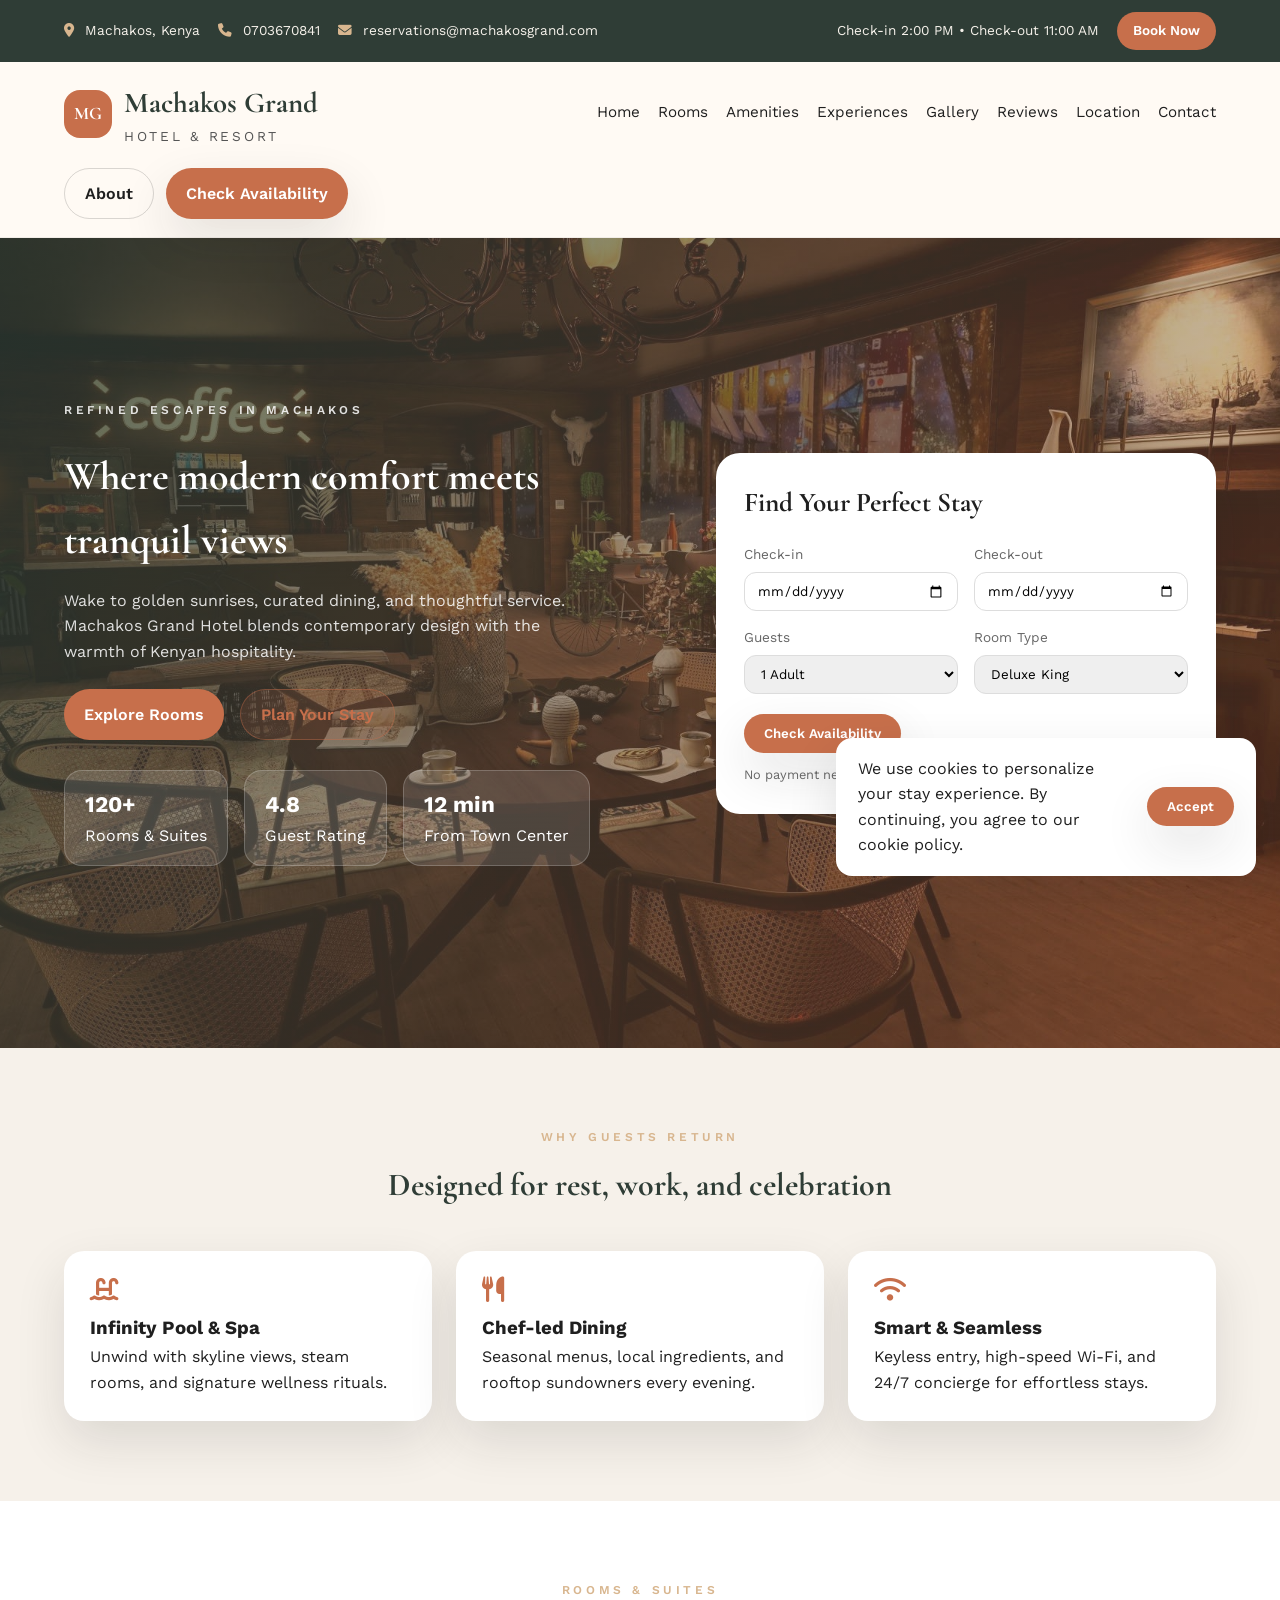
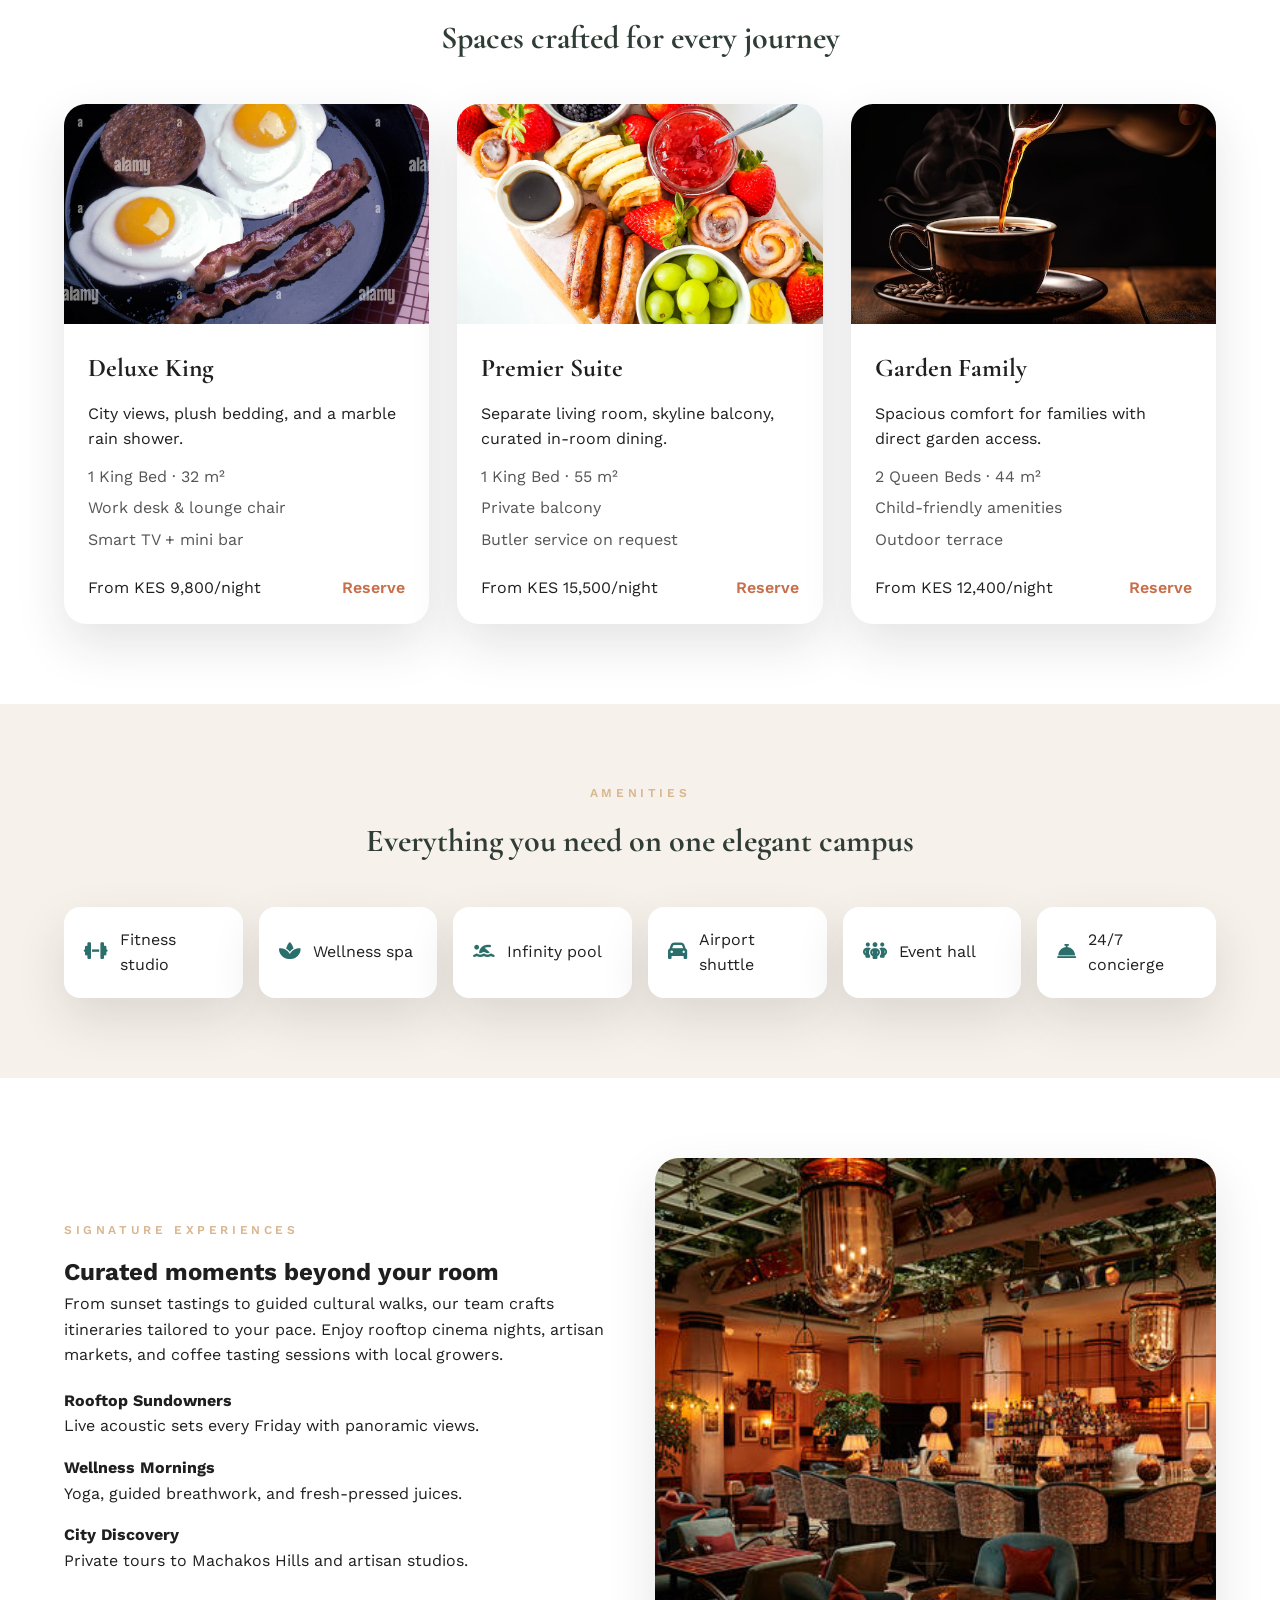
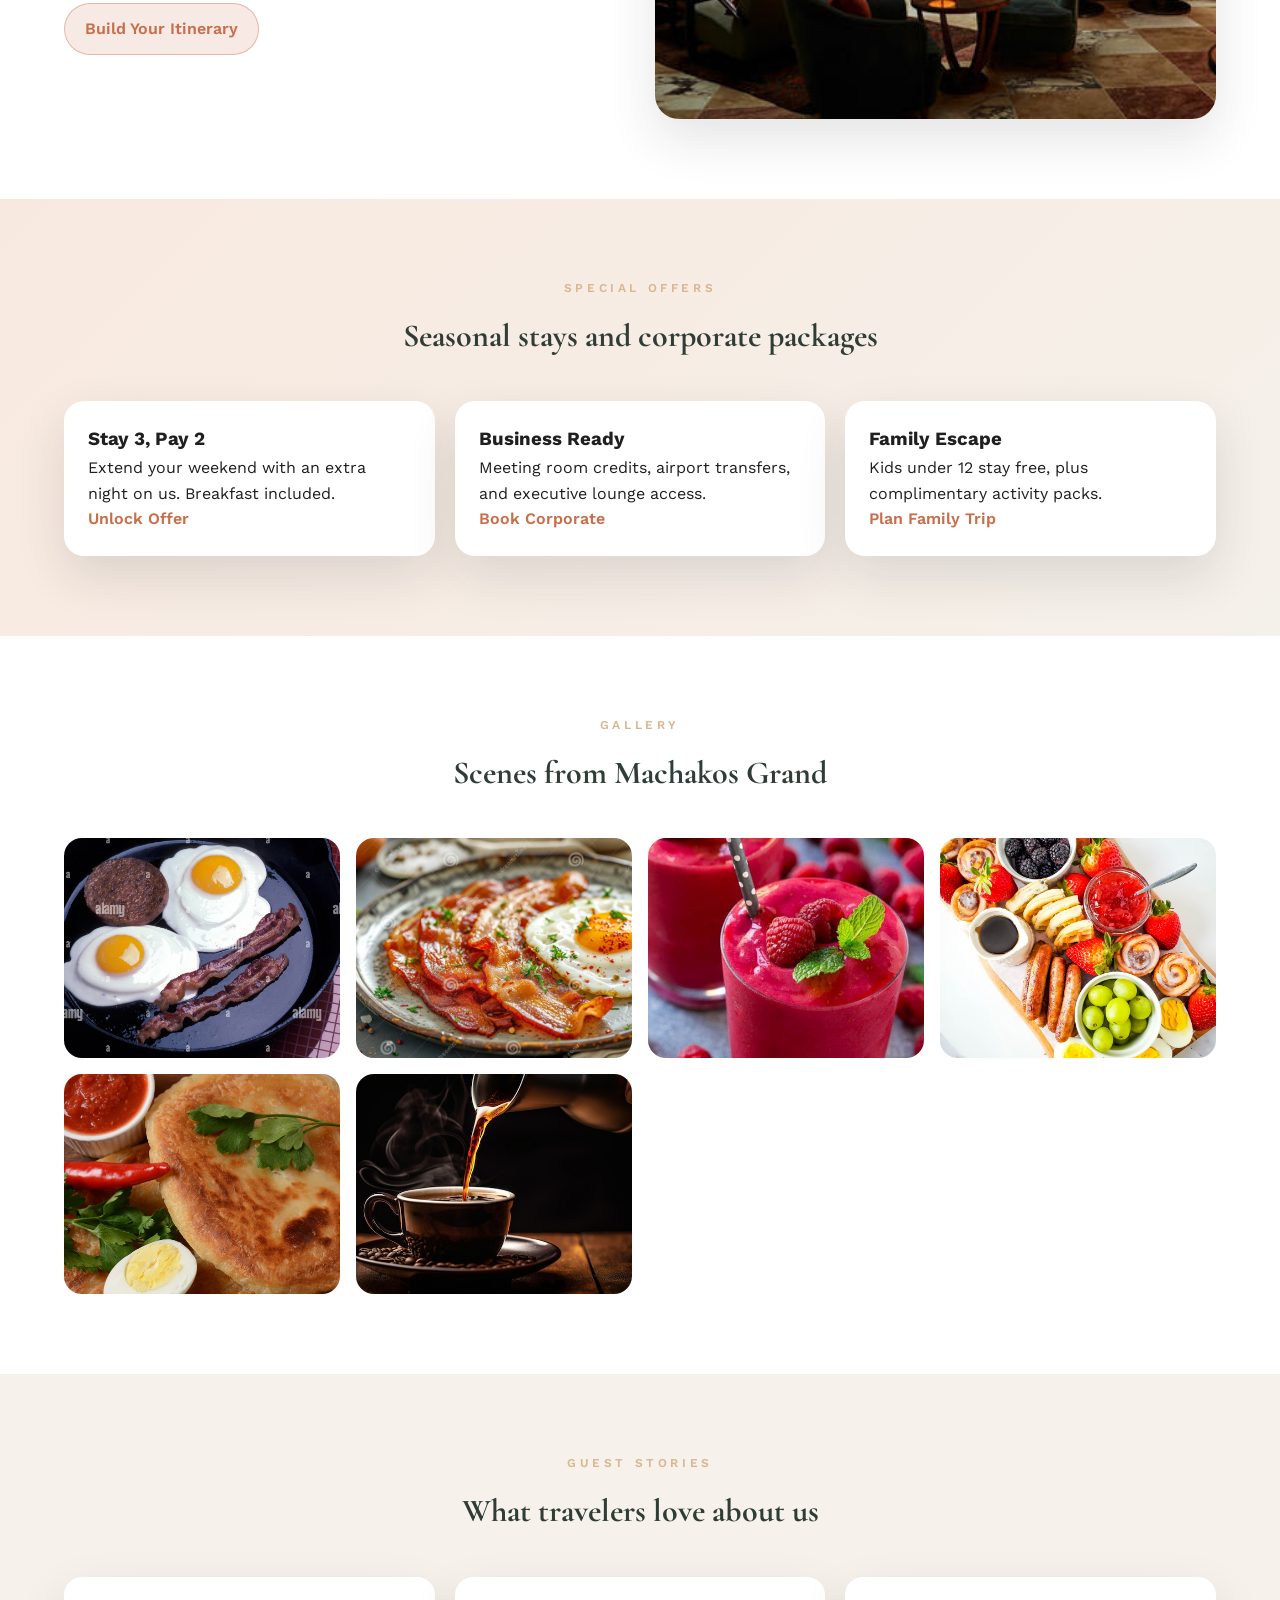
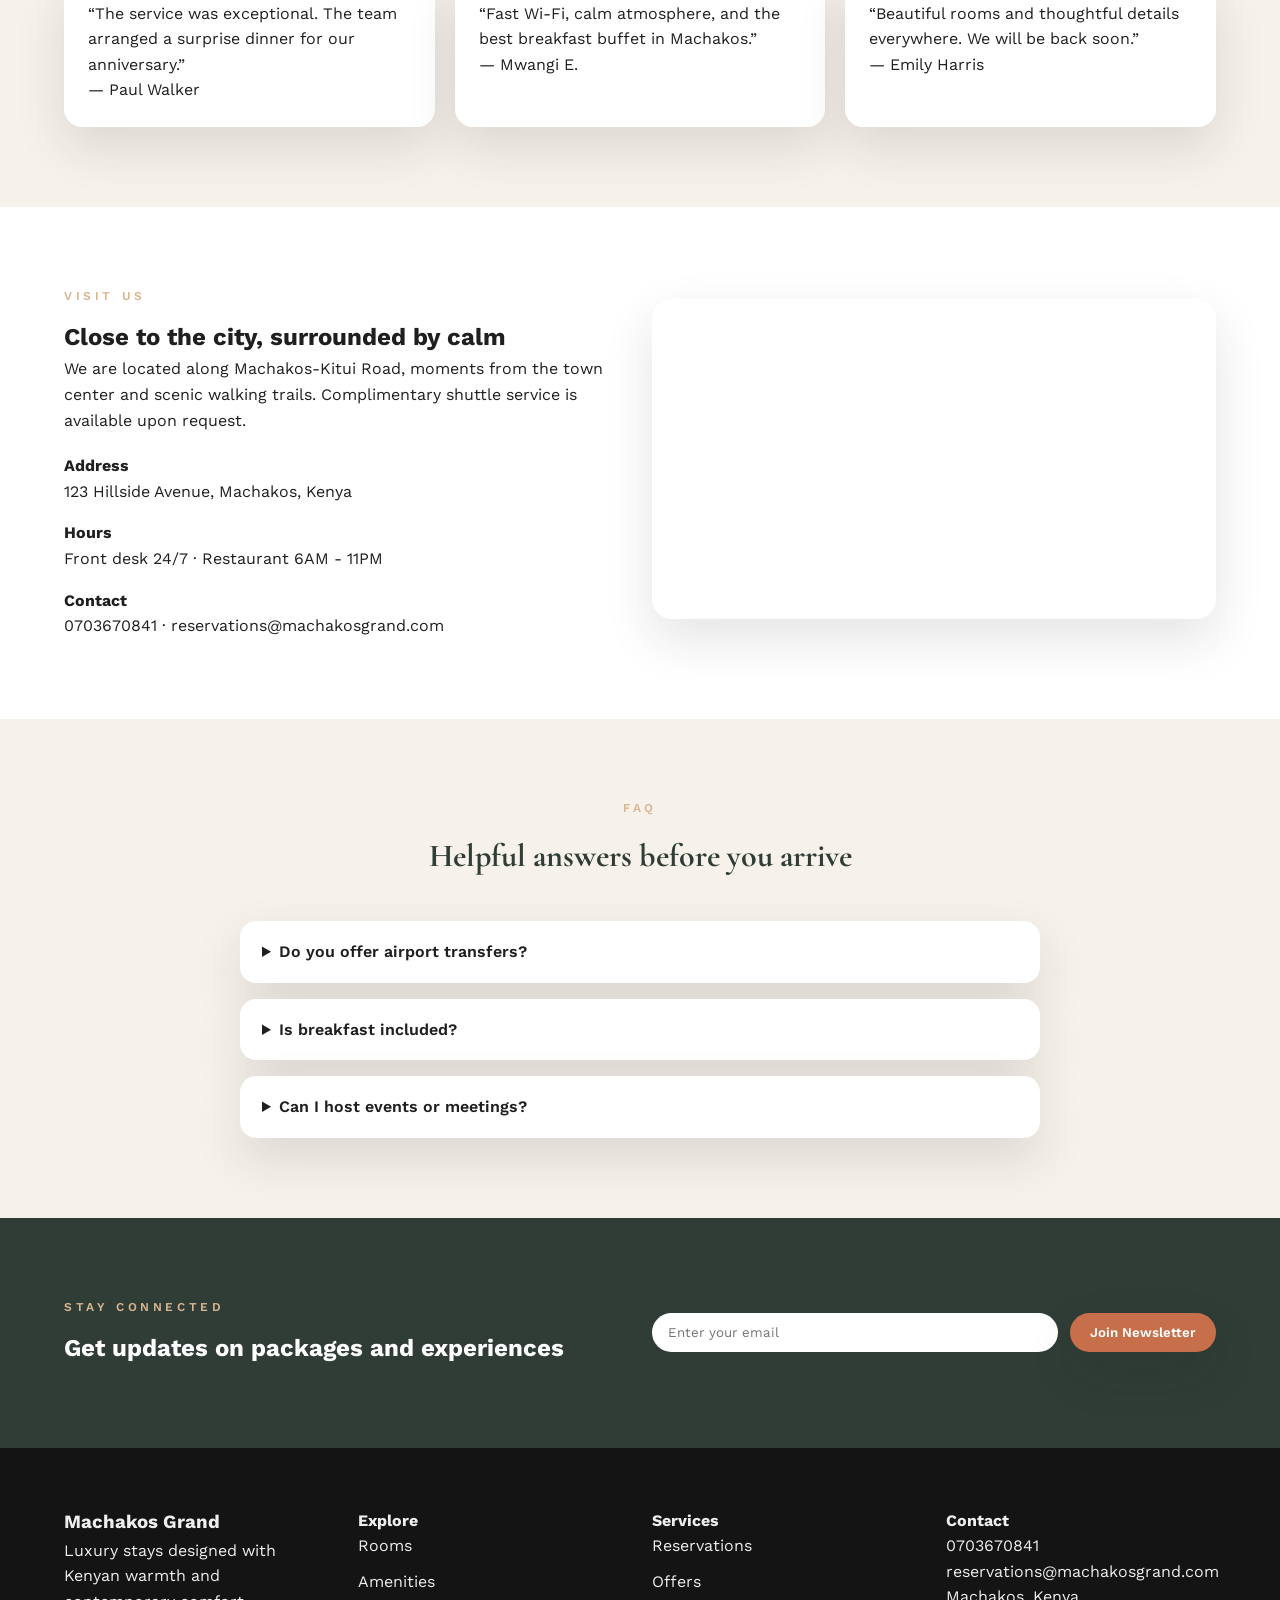
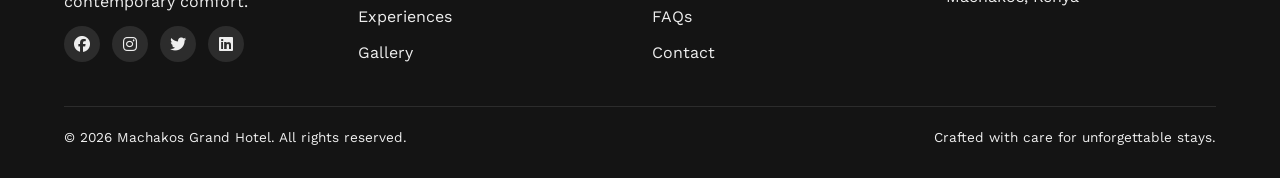
<file: index.html>
﻿<!DOCTYPE html>
<html lang="en">
<head>
    <meta charset="UTF-8">
    <meta name="viewport" content="width=device-width, initial-scale=1.0">
    <title>Machakos Grand Hotel</title>
    <link rel="stylesheet" href="cat2website.css">
    <link rel="stylesheet" href="https://cdnjs.cloudflare.com/ajax/libs/font-awesome/6.7.2/css/all.min.css" integrity="sha512-Evv84Mr4kqVGRNSgIGL/F/aIDqQb7xQ2vcrdIwxfjThSH8CSR7PBEakCr51Ck+w+/U6swU2Im1vVX0SVk9ABhg==" crossorigin="anonymous" referrerpolicy="no-referrer" />
    <link href="https://fonts.googleapis.com/css2?family=Cormorant+Garamond:wght@400;600;700&family=Work+Sans:wght@300;400;500;600&display=swap" rel="stylesheet">
</head>
<body>
    <header class="site-header">
        <div class="topbar">
            <div class="topbar-left">
                <span><i class="fa-solid fa-location-dot"></i> Machakos, Kenya</span>
                <span><i class="fa-solid fa-phone"></i> 0703670841</span>
                <span><i class="fa-solid fa-envelope"></i> reservations@machakosgrand.com</span>
            </div>
            <div class="topbar-right">
                <span>Check-in 2:00 PM • Check-out 11:00 AM</span>
                <a class="topbar-cta" href="#booking">Book Now</a>
            </div>
        </div>
        <nav class="nav" aria-label="Primary">
            <div class="logo">
                <span class="logo-mark">MG</span>
                <div>
                    <h1>Machakos Grand</h1>
                    <p>Hotel & Resort</p>
                </div>
            </div>

            <button class="nav-toggle" type="button" aria-controls="primary-nav" aria-expanded="false" aria-label="Open menu">
                <i class="fa-solid fa-bars" aria-hidden="true"></i>
            </button>

            <div class="nav-links" id="primary-nav">
                <a href="#home">Home</a>
                <a href="#rooms">Rooms</a>
                <a href="#amenities">Amenities</a>
                <a href="#experiences">Experiences</a>
                <a href="#gallery">Gallery</a>
                <a href="#testimonials">Reviews</a>
                <a href="#location">Location</a>
                <a href="contactus.html">Contact</a>
                <a class="mobile-only" href="About.html">About</a>
                <a class="mobile-only" href="#booking">Check Availability</a>
            </div>
            <div class="nav-actions">
                <a class="ghost-btn" href="About.html">About</a>
                <a class="primary-btn" href="#booking">Check Availability</a>
            </div>
        </nav>
    </header>

    <main>
        <section id="home" class="hero">
            <div class="hero-overlay"></div>
            <div class="hero-content">
                <div class="hero-text">
                    <p class="eyebrow">Refined escapes in Machakos</p>
                    <h2>Where modern comfort meets tranquil views</h2>
                    <p>
                        Wake to golden sunrises, curated dining, and thoughtful service. Machakos Grand Hotel blends
                        contemporary design with the warmth of Kenyan hospitality.
                    </p>
                    <div class="hero-actions">
                        <a class="primary-btn" href="#rooms">Explore Rooms</a>
                        <a class="secondary-btn" href="#experiences">Plan Your Stay</a>
                    </div>
                    <div class="hero-metrics">
                        <div class="metric-card">
                            <span class="metric-number">120+</span>
                            <span class="metric-label">Rooms & Suites</span>
                        </div>
                        <div class="metric-card">
                            <span class="metric-number">4.8</span>
                            <span class="metric-label">Guest Rating</span>
                        </div>
                        <div class="metric-card">
                            <span class="metric-number">12 min</span>
                            <span class="metric-label">From Town Center</span>
                        </div>
                    </div>
                </div>
                <form id="booking" class="booking-widget">
                    <h3>Find Your Perfect Stay</h3>
                    <div class="form-grid">
                        <div class="form-group">
                            <label for="checkin">Check-in</label>
                            <input type="date" id="checkin" name="checkin" required>
                        </div>
                        <div class="form-group">
                            <label for="checkout">Check-out</label>
                            <input type="date" id="checkout" name="checkout" required>
                        </div>
                        <div class="form-group">
                            <label for="guests">Guests</label>
                            <select id="guests" name="guests">
                                <option>1 Adult</option>
                                <option>2 Adults</option>
                                <option>2 Adults + 1 Child</option>
                                <option>Family (4)</option>
                            </select>
                        </div>
                        <div class="form-group">
                            <label for="room">Room Type</label>
                            <select id="room" name="room">
                                <option>Deluxe King</option>
                                <option>Premier Suite</option>
                                <option>Garden Family</option>
                                <option>Executive Studio</option>
                            </select>
                        </div>
                    </div>
                    <button class="primary-btn" type="submit">Check Availability</button>
                    <p class="form-note">No payment needed to reserve. Free cancellation up to 48 hours.</p>
                </form>
            </div>
        </section>

        <section class="highlights" id="about">
            <div class="section-title">
                <p class="eyebrow">Why guests return</p>
                <h2>Designed for rest, work, and celebration</h2>
            </div>
            <div class="highlight-grid">
                <article>
                    <i class="fa-solid fa-water-ladder"></i>
                    <h3>Infinity Pool & Spa</h3>
                    <p>Unwind with skyline views, steam rooms, and signature wellness rituals.</p>
                </article>
                <article>
                    <i class="fa-solid fa-utensils"></i>
                    <h3>Chef-led Dining</h3>
                    <p>Seasonal menus, local ingredients, and rooftop sundowners every evening.</p>
                </article>
                <article>
                    <i class="fa-solid fa-wifi"></i>
                    <h3>Smart & Seamless</h3>
                    <p>Keyless entry, high-speed Wi-Fi, and 24/7 concierge for effortless stays.</p>
                </article>
            </div>
        </section>

        <section class="rooms" id="rooms">
            <div class="section-title">
                <p class="eyebrow">Rooms & Suites</p>
                <h2>Spaces crafted for every journey</h2>
            </div>
            <div class="room-grid">
                <article class="room-card">
                    <img src="gallery1.png" alt="Deluxe King Room">
                    <div class="room-content">
                        <h3>Deluxe King</h3>
                        <p>City views, plush bedding, and a marble rain shower.</p>
                        <ul>
                            <li>1 King Bed · 32 m²</li>
                            <li>Work desk & lounge chair</li>
                            <li>Smart TV + mini bar</li>
                        </ul>
                        <div class="room-footer">
                            <span>From KES 9,800/night</span>
                            <a class="text-link" href="#booking">Reserve</a>
                        </div>
                    </div>
                </article>
                <article class="room-card">
                    <img src="gallery4.png" alt="Premier Suite">
                    <div class="room-content">
                        <h3>Premier Suite</h3>
                        <p>Separate living room, skyline balcony, curated in-room dining.</p>
                        <ul>
                            <li>1 King Bed · 55 m²</li>
                            <li>Private balcony</li>
                            <li>Butler service on request</li>
                        </ul>
                        <div class="room-footer">
                            <span>From KES 15,500/night</span>
                            <a class="text-link" href="#booking">Reserve</a>
                        </div>
                    </div>
                </article>
                <article class="room-card">
                    <img src="gallery6.png" alt="Garden Family Room">
                    <div class="room-content">
                        <h3>Garden Family</h3>
                        <p>Spacious comfort for families with direct garden access.</p>
                        <ul>
                            <li>2 Queen Beds · 44 m²</li>
                            <li>Child-friendly amenities</li>
                            <li>Outdoor terrace</li>
                        </ul>
                        <div class="room-footer">
                            <span>From KES 12,400/night</span>
                            <a class="text-link" href="#booking">Reserve</a>
                        </div>
                    </div>
                </article>
            </div>
        </section>

        <section class="amenities" id="amenities">
            <div class="section-title">
                <p class="eyebrow">Amenities</p>
                <h2>Everything you need on one elegant campus</h2>
            </div>
            <div class="amenities-grid">
                <div class="amenity-card">
                    <i class="fa-solid fa-dumbbell"></i>
                    <span>Fitness studio</span>
                </div>
                <div class="amenity-card">
                    <i class="fa-solid fa-spa"></i>
                    <span>Wellness spa</span>
                </div>
                <div class="amenity-card">
                    <i class="fa-solid fa-person-swimming"></i>
                    <span>Infinity pool</span>
                </div>
                <div class="amenity-card">
                    <i class="fa-solid fa-car"></i>
                    <span>Airport shuttle</span>
                </div>
                <div class="amenity-card">
                    <i class="fa-solid fa-people-group"></i>
                    <span>Event hall</span>
                </div>
                <div class="amenity-card">
                    <i class="fa-solid fa-bell-concierge"></i>
                    <span>24/7 concierge</span>
                </div>
            </div>
        </section>

        <section class="experiences" id="experiences">
            <div class="experience-content">
                <div>
                    <p class="eyebrow">Signature experiences</p>
                    <h2>Curated moments beyond your room</h2>
                    <p>
                        From sunset tastings to guided cultural walks, our team crafts itineraries tailored to your pace.
                        Enjoy rooftop cinema nights, artisan markets, and coffee tasting sessions with local growers.
                    </p>
                    <div class="experience-list">
                        <div>
                            <h4>Rooftop Sundowners</h4>
                            <p>Live acoustic sets every Friday with panoramic views.</p>
                        </div>
                        <div>
                            <h4>Wellness Mornings</h4>
                            <p>Yoga, guided breathwork, and fresh-pressed juices.</p>
                        </div>
                        <div>
                            <h4>City Discovery</h4>
                            <p>Private tours to Machakos Hills and artisan studios.</p>
                        </div>
                    </div>
                    <a class="secondary-btn" href="#booking">Build Your Itinerary</a>
                </div>
                <div class="experience-image">
                    <img src="about3.jpg" alt="Hotel lounge experience">
                </div>
            </div>
        </section>

        <section class="offers" id="offers">
            <div class="section-title">
                <p class="eyebrow">Special offers</p>
                <h2>Seasonal stays and corporate packages</h2>
            </div>
            <div class="offer-grid">
                <article class="offer-card">
                    <h3>Stay 3, Pay 2</h3>
                    <p>Extend your weekend with an extra night on us. Breakfast included.</p>
                    <a class="text-link" href="#booking">Unlock Offer</a>
                </article>
                <article class="offer-card">
                    <h3>Business Ready</h3>
                    <p>Meeting room credits, airport transfers, and executive lounge access.</p>
                    <a class="text-link" href="#booking">Book Corporate</a>
                </article>
                <article class="offer-card">
                    <h3>Family Escape</h3>
                    <p>Kids under 12 stay free, plus complimentary activity packs.</p>
                    <a class="text-link" href="#booking">Plan Family Trip</a>
                </article>
            </div>
        </section>

        <section class="gallery" id="gallery">
            <div class="section-title">
                <p class="eyebrow">Gallery</p>
                <h2>Scenes from Machakos Grand</h2>
            </div>
            <div class="gallery-grid">
                <img src="gallery1.png" alt="Lobby view">
                <img src="gallery2.png" alt="Hotel dining">
                <img src="gallery3.png" alt="Pool lounge">
                <img src="gallery4.png" alt="Suite bedroom">
                <img src="gallery5.png" alt="Conference space">
                <img src="gallery6.png" alt="Garden terrace">
            </div>
        </section>

        <section class="testimonials" id="testimonials">
            <div class="section-title">
                <p class="eyebrow">Guest stories</p>
                <h2>What travelers love about us</h2>
            </div>
            <div class="testimonial-grid">
                <article class="testimonial-card">
                    <p>“The service was exceptional. The team arranged a surprise dinner for our anniversary.”</p>
                    <span>— Paul Walker</span>
                </article>
                <article class="testimonial-card">
                    <p>“Fast Wi-Fi, calm atmosphere, and the best breakfast buffet in Machakos.”</p>
                    <span>— Mwangi E.</span>
                </article>
                <article class="testimonial-card">
                    <p>“Beautiful rooms and thoughtful details everywhere. We will be back soon.”</p>
                    <span>— Emily Harris</span>
                </article>
            </div>
        </section>

        <section class="location" id="location">
            <div class="location-content">
                <div>
                    <p class="eyebrow">Visit us</p>
                    <h2>Close to the city, surrounded by calm</h2>
                    <p>
                        We are located along Machakos-Kitui Road, moments from the town center and scenic walking trails.
                        Complimentary shuttle service is available upon request.
                    </p>
                    <div class="location-details">
                        <div>
                            <h4>Address</h4>
                            <p>123 Hillside Avenue, Machakos, Kenya</p>
                        </div>
                        <div>
                            <h4>Hours</h4>
                            <p>Front desk 24/7 · Restaurant 6AM - 11PM</p>
                        </div>
                        <div>
                            <h4>Contact</h4>
                            <p>0703670841 · reservations@machakosgrand.com</p>
                        </div>
                    </div>
                </div>
                <div class="map-embed">
                    <iframe
                        title="Machakos Grand location"
                        src="https://www.google.com/maps?q=Machakos,Kenya&output=embed"
                        loading="lazy">
                    </iframe>
                </div>
            </div>
        </section>

        <section class="faq" id="faq">
            <div class="section-title">
                <p class="eyebrow">FAQ</p>
                <h2>Helpful answers before you arrive</h2>
            </div>
            <div class="faq-grid">
                <details>
                    <summary>Do you offer airport transfers?</summary>
                    <p>Yes. We arrange private or shared transfers with 24-hour notice.</p>
                </details>
                <details>
                    <summary>Is breakfast included?</summary>
                    <p>Breakfast is included in most packages and can be added to any booking.</p>
                </details>
                <details>
                    <summary>Can I host events or meetings?</summary>
                    <p>We have two event halls and breakout rooms with full AV support.</p>
                </details>
            </div>
        </section>

        <section class="newsletter">
            <div>
                <p class="eyebrow">Stay connected</p>
                <h2>Get updates on packages and experiences</h2>
            </div>
            <form class="newsletter-form">
                <input type="email" placeholder="Enter your email" required>
                <button class="primary-btn" type="submit">Join Newsletter</button>
            </form>
        </section>
    </main>

    <footer class="site-footer">
        <div class="footer-grid">
            <div>
                <h3>Machakos Grand</h3>
                <p>Luxury stays designed with Kenyan warmth and contemporary comfort.</p>
                <div class="social-icons">
                    <a href="#"><i class="fa-brands fa-facebook"></i></a>
                    <a href="#"><i class="fa-brands fa-instagram"></i></a>
                    <a href="#"><i class="fa-brands fa-twitter"></i></a>
                    <a href="#"><i class="fa-brands fa-linkedin"></i></a>
                </div>
            </div>
            <div>
                <h4>Explore</h4>
                <a href="#rooms">Rooms</a>
                <a href="#amenities">Amenities</a>
                <a href="#experiences">Experiences</a>
                <a href="#gallery">Gallery</a>
            </div>
            <div>
                <h4>Services</h4>
                <a href="#booking">Reservations</a>
                <a href="#offers">Offers</a>
                <a href="#faq">FAQs</a>
                <a href="contactus.html">Contact</a>
            </div>
            <div>
                <h4>Contact</h4>
                <p>0703670841</p>
                <p>reservations@machakosgrand.com</p>
                <p>Machakos, Kenya</p>
            </div>
        </div>
        <div class="footer-bottom">
            <p>&copy; 2026 Machakos Grand Hotel. All rights reserved.</p>
            <p>Crafted with care for unforgettable stays.</p>
        </div>
    </footer>

    <div id="cookie-banner" class="cookie-banner" aria-live="polite">
        <p>We use cookies to personalize your stay experience. By continuing, you agree to our cookie policy.</p>
        <button id="accept-cookies" class="primary-btn">Accept</button>
    </div>

    <script>
        const banner = document.getElementById('cookie-banner');
        const button = document.getElementById('accept-cookies');
        if (!document.cookie.includes('cookie_consent=true')) {
            banner.classList.add('show');
        }
        button.addEventListener('click', () => {
            document.cookie = "cookie_consent=true; max-age=31536000; path=/";
            banner.classList.remove('show');
        });

        const navToggle = document.querySelector('.nav-toggle');
        const primaryNav = document.getElementById('primary-nav');

        const setMenuOpen = (open) => {
            document.documentElement.classList.toggle('nav-open', open);
            navToggle.setAttribute('aria-expanded', String(open));
            navToggle.setAttribute('aria-label', open ? 'Close menu' : 'Open menu');
            navToggle.innerHTML = open
                ? '<i class="fa-solid fa-xmark" aria-hidden="true"></i>'
                : '<i class="fa-solid fa-bars" aria-hidden="true"></i>';
        };

        navToggle?.addEventListener('click', () => {
            setMenuOpen(!document.documentElement.classList.contains('nav-open'));
        });

        primaryNav?.addEventListener('click', (e) => {
            if (e.target && e.target.tagName === 'A') setMenuOpen(false);
        });

        document.addEventListener('keydown', (e) => {
            if (e.key === 'Escape') setMenuOpen(false);
        });

        const checkin = document.getElementById('checkin');
        const checkout = document.getElementById('checkout');
        const today = new Date().toISOString().split('T')[0];
        checkin.min = today;
        checkout.min = today;
        checkin.addEventListener('change', () => {
            checkout.min = checkin.value;
        });
    </script>
</body>
</html>
</file>
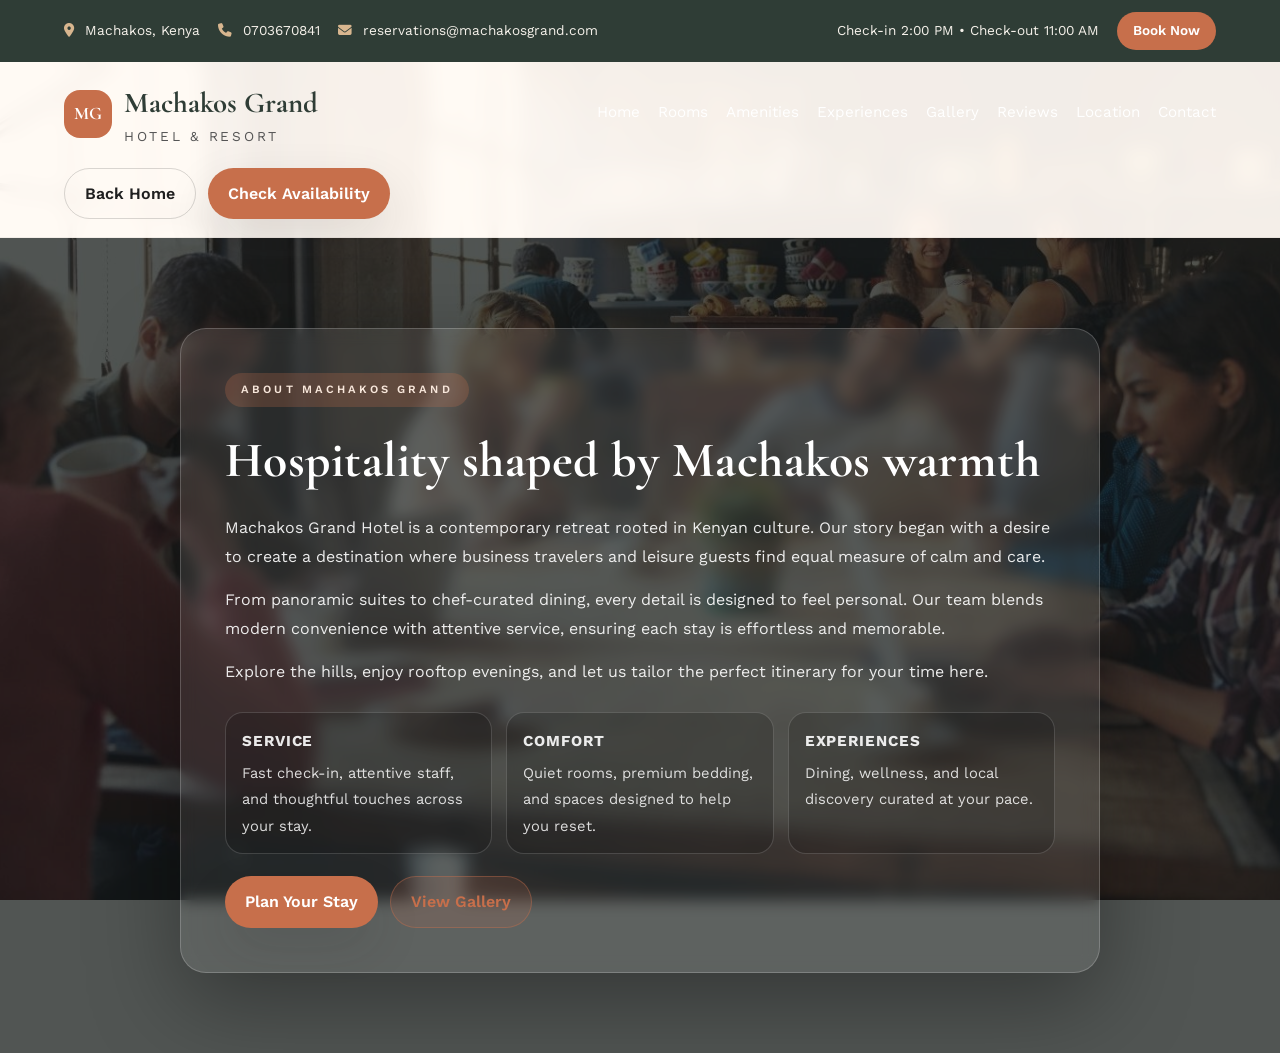
<file: About.html>
<!DOCTYPE html>
<html lang="en">
<head>
    <meta charset="UTF-8">
    <meta name="viewport" content="width=device-width, initial-scale=1.0">
    <title>About Us - Machakos Grand Hotel</title>
    <link rel="stylesheet" href="cat2website.css">
    <link rel="stylesheet" href="https://cdnjs.cloudflare.com/ajax/libs/font-awesome/6.7.2/css/all.min.css" integrity="sha512-Evv84Mr4kqVGRNSgIGL/F/aIDqQb7xQ2vcrdIwxfjThSH8CSR7PBEakCr51Ck+w+/U6swU2Im1vVX0SVk9ABhg==" crossorigin="anonymous" referrerpolicy="no-referrer" />
    <link href="https://fonts.googleapis.com/css2?family=Cormorant+Garamond:wght@400;600;700&family=Work+Sans:wght@300;400;500;600&display=swap" rel="stylesheet">
    <style>
        body {
            font-family: 'Work Sans', sans-serif;
            background: url('about2.png') center/cover no-repeat fixed;
            color: #fff;
            min-height: 100vh;
        }
        .about-hero {
            position: relative;
            min-height: calc(100vh - 130px);
            padding: 90px 5% 80px;
            display: grid;
            place-items: center;
        }
        .about-hero::before {
            content: "";
            position: absolute;
            inset: 0;
            background: rgba(23, 28, 26, 0.75);
        }
        .about-card {
            position: relative;
            z-index: 1;
            width: min(920px, 100%);
            background: rgba(255, 255, 255, 0.08);
            border: 1px solid rgba(255, 255, 255, 0.2);
            border-radius: 26px;
            padding: clamp(22px, 4vw, 44px);
            backdrop-filter: blur(8px);
            box-shadow: 0 30px 90px rgba(0, 0, 0, 0.35);
        }
        .about-title {
            font-family: 'Cormorant Garamond', serif;
            font-size: clamp(2.2rem, 4vw, 3.1rem);
            margin-bottom: 14px;
            letter-spacing: 0.01em;
        }
        .about-card p {
            line-height: 1.8;
            margin-bottom: 14px;
            color: rgba(255, 255, 255, 0.9);
        }
        .pill {
            display: inline-block;
            padding: 8px 16px;
            border-radius: 999px;
            background: rgba(199, 111, 75, 0.25);
            color: #f8e7db;
            letter-spacing: 0.28em;
            text-transform: uppercase;
            font-size: 0.7rem;
            margin-bottom: 14px;
            font-weight: 600;
        }
        .about-actions {
            display: flex;
            gap: 12px;
            flex-wrap: wrap;
            margin-top: 22px;
        }
        .about-grid {
            margin-top: 26px;
            display: grid;
            grid-template-columns: repeat(auto-fit, minmax(220px, 1fr));
            gap: 14px;
        }
        .about-mini {
            background: rgba(0, 0, 0, 0.18);
            border: 1px solid rgba(255, 255, 255, 0.16);
            border-radius: 18px;
            padding: 16px 16px 14px;
        }
        .about-mini h3 {
            font-size: 0.95rem;
            margin-bottom: 6px;
            letter-spacing: 0.06em;
            text-transform: uppercase;
            color: rgba(255, 255, 255, 0.9);
        }
        .about-mini p {
            margin: 0;
            color: rgba(255, 255, 255, 0.84);
            font-size: 0.92rem;
        }

        @media (max-width: 700px) {
            body {
                background-attachment: scroll;
            }
            .about-hero {
                padding-top: 70px;
            }
        }
    </style>
</head>
<body>
    <header class="site-header">
        <div class="topbar">
            <div class="topbar-left">
                <span><i class="fa-solid fa-location-dot"></i> Machakos, Kenya</span>
                <span><i class="fa-solid fa-phone"></i> 0703670841</span>
                <span><i class="fa-solid fa-envelope"></i> reservations@machakosgrand.com</span>
            </div>
            <div class="topbar-right">
                <span>Check-in 2:00 PM • Check-out 11:00 AM</span>
                <a class="topbar-cta" href="index.html#booking">Book Now</a>
            </div>
        </div>
        <nav class="nav" aria-label="Primary">
            <div class="logo">
                <span class="logo-mark">MG</span>
                <div>
                    <h1>Machakos Grand</h1>
                    <p>Hotel & Resort</p>
                </div>
            </div>

            <button class="nav-toggle" type="button" aria-controls="primary-nav" aria-expanded="false" aria-label="Open menu">
                <i class="fa-solid fa-bars" aria-hidden="true"></i>
            </button>

            <div class="nav-links" id="primary-nav">
                <a href="index.html#home">Home</a>
                <a href="index.html#rooms">Rooms</a>
                <a href="index.html#amenities">Amenities</a>
                <a href="index.html#experiences">Experiences</a>
                <a href="index.html#gallery">Gallery</a>
                <a href="index.html#testimonials">Reviews</a>
                <a href="index.html#location">Location</a>
                <a href="contactus.html">Contact</a>
                <a class="mobile-only" href="index.html">Back Home</a>
                <a class="mobile-only" href="index.html#booking">Check Availability</a>
            </div>

            <div class="nav-actions">
                <a class="ghost-btn" href="index.html">Back Home</a>
                <a class="primary-btn" href="index.html#booking">Check Availability</a>
            </div>
        </nav>
    </header>

    <main>
        <section class="about-hero">
            <div class="about-card">
                <span class="pill">About Machakos Grand</span>
                <h2 class="about-title">Hospitality shaped by Machakos warmth</h2>
                <p>
                    Machakos Grand Hotel is a contemporary retreat rooted in Kenyan culture. Our story began with a desire
                    to create a destination where business travelers and leisure guests find equal measure of calm and care.
                </p>
                <p>
                    From panoramic suites to chef-curated dining, every detail is designed to feel personal. Our team blends
                    modern convenience with attentive service, ensuring each stay is effortless and memorable.
                </p>
                <p>
                    Explore the hills, enjoy rooftop evenings, and let us tailor the perfect itinerary for your time here.
                </p>

                <div class="about-grid" aria-label="What we focus on">
                    <div class="about-mini">
                        <h3>Service</h3>
                        <p>Fast check-in, attentive staff, and thoughtful touches across your stay.</p>
                    </div>
                    <div class="about-mini">
                        <h3>Comfort</h3>
                        <p>Quiet rooms, premium bedding, and spaces designed to help you reset.</p>
                    </div>
                    <div class="about-mini">
                        <h3>Experiences</h3>
                        <p>Dining, wellness, and local discovery curated at your pace.</p>
                    </div>
                </div>

                <div class="about-actions">
                    <a class="primary-btn" href="index.html#booking">Plan Your Stay</a>
                    <a class="secondary-btn" href="index.html#gallery">View Gallery</a>
                </div>
            </div>
        </section>
    </main>

    <script>
        const toggle = document.querySelector('.nav-toggle');
        const nav = document.getElementById('primary-nav');

        const setOpen = (open) => {
            document.documentElement.classList.toggle('nav-open', open);
            toggle.setAttribute('aria-expanded', String(open));
            toggle.setAttribute('aria-label', open ? 'Close menu' : 'Open menu');
            toggle.innerHTML = open
                ? '<i class="fa-solid fa-xmark" aria-hidden="true"></i>'
                : '<i class="fa-solid fa-bars" aria-hidden="true"></i>';
        };

        toggle?.addEventListener('click', () => {
            const open = !document.documentElement.classList.contains('nav-open');
            setOpen(open);
        });

        nav?.addEventListener('click', (e) => {
            if (e.target && e.target.tagName === 'A') setOpen(false);
        });

        document.addEventListener('keydown', (e) => {
            if (e.key === 'Escape') setOpen(false);
        });
    </script>
</body>
</html>
</file>
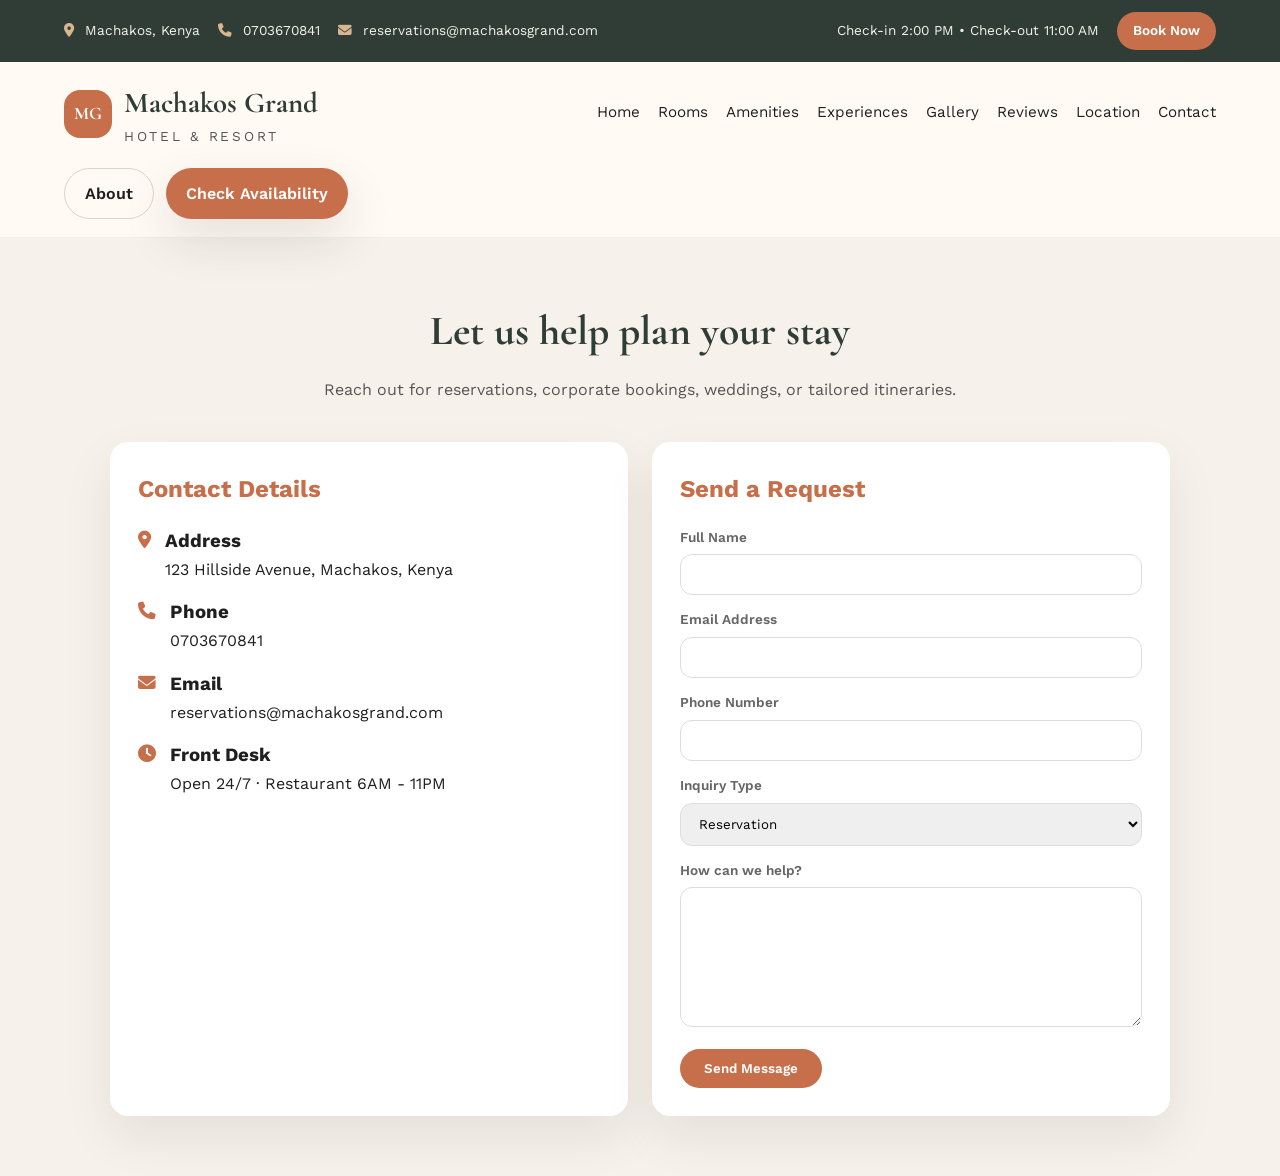
<file: contactus.html>
﻿<!DOCTYPE html>
<html lang="en">
<head>
    <meta charset="UTF-8">
    <meta name="viewport" content="width=device-width, initial-scale=1.0">
    <title>Contact Us - Machakos Grand Hotel</title>
    <link rel="stylesheet" href="cat2website.css">
    <link href="https://fonts.googleapis.com/css2?family=Cormorant+Garamond:wght@400;600;700&family=Work+Sans:wght@300;400;500;600&display=swap" rel="stylesheet">
    <link rel="stylesheet" href="https://cdnjs.cloudflare.com/ajax/libs/font-awesome/6.7.2/css/all.min.css" integrity="sha512-Evv84Mr4kqVGRNSgIGL/F/aIDqQb7xQ2vcrdIwxfjThSH8CSR7PBEakCr51Ck+w+/U6swU2Im1vVX0SVk9ABhg==" crossorigin="anonymous" referrerpolicy="no-referrer" />
    <style>
        :root {
            --sand: #f6f1ea;
            --terracotta: #c76f4b;
            --forest: #2f3d36;
            --charcoal: #1f1f1f;
        }
        body {
            font-family: 'Work Sans', sans-serif;
            background: var(--sand);
            color: var(--charcoal);
        }
        .container {
            max-width: 1100px;
            margin: 0 auto;
            padding: 60px 20px;
        }
        .contact-header {
            text-align: center;
            margin-bottom: 40px;
        }
        .contact-header h1 {
            font-family: 'Cormorant Garamond', serif;
            font-size: 2.6rem;
            color: var(--forest);
        }
        .contact-header p {
            max-width: 640px;
            margin: 12px auto 0;
            color: #555;
        }
        .contact-grid {
            display: grid;
            grid-template-columns: repeat(auto-fit, minmax(280px, 1fr));
            gap: 24px;
        }
        .panel {
            background: #fff;
            padding: 28px;
            border-radius: 18px;
            box-shadow: 0 20px 50px rgba(31, 31, 31, 0.08);
        }
        .panel h2 {
            color: var(--terracotta);
            margin-bottom: 18px;
        }
        .info-item {
            display: flex;
            gap: 14px;
            margin-bottom: 16px;
        }
        .info-item i {
            color: var(--terracotta);
            font-size: 1.1rem;
            margin-top: 4px;
        }
        label {
            display: block;
            font-weight: 600;
            margin-bottom: 6px;
        }
        input, textarea, select {
            width: 100%;
            padding: 12px 14px;
            border-radius: 12px;
            border: 1px solid #ddd;
            font-family: 'Work Sans', sans-serif;
            margin-bottom: 14px;
        }
        textarea {
            min-height: 140px;
            resize: vertical;
        }
        .submit-btn {
            background: var(--terracotta);
            color: #fff;
            border: none;
            padding: 12px 24px;
            border-radius: 999px;
            font-weight: 600;
            cursor: pointer;
        }

        @media (max-width: 700px) {
            .container {
                padding: 38px 16px 60px;
            }
            .panel {
                padding: 22px;
            }
        }
    </style>
</head>
<body>
    <header class="site-header">
        <div class="topbar">
            <div class="topbar-left">
                <span><i class="fa-solid fa-location-dot"></i> Machakos, Kenya</span>
                <span><i class="fa-solid fa-phone"></i> 0703670841</span>
                <span><i class="fa-solid fa-envelope"></i> reservations@machakosgrand.com</span>
            </div>
            <div class="topbar-right">
                <span>Check-in 2:00 PM • Check-out 11:00 AM</span>
                <a class="topbar-cta" href="index.html#booking">Book Now</a>
            </div>
        </div>
        <nav class="nav" aria-label="Primary">
            <div class="logo">
                <span class="logo-mark">MG</span>
                <div>
                    <h1>Machakos Grand</h1>
                    <p>Hotel & Resort</p>
                </div>
            </div>

            <button class="nav-toggle" type="button" aria-controls="primary-nav" aria-expanded="false" aria-label="Open menu">
                <i class="fa-solid fa-bars" aria-hidden="true"></i>
            </button>

            <div class="nav-links" id="primary-nav">
                <a href="index.html#home">Home</a>
                <a href="index.html#rooms">Rooms</a>
                <a href="index.html#amenities">Amenities</a>
                <a href="index.html#experiences">Experiences</a>
                <a href="index.html#gallery">Gallery</a>
                <a href="index.html#testimonials">Reviews</a>
                <a href="index.html#location">Location</a>
                <a href="contactus.html">Contact</a>
                <a class="mobile-only" href="About.html">About</a>
                <a class="mobile-only" href="index.html#booking">Check Availability</a>
            </div>

            <div class="nav-actions">
                <a class="ghost-btn" href="About.html">About</a>
                <a class="primary-btn" href="index.html#booking">Check Availability</a>
            </div>
        </nav>
    </header>

    <main class="container">
        <div class="contact-header">
            <h1>Let us help plan your stay</h1>
            <p>Reach out for reservations, corporate bookings, weddings, or tailored itineraries.</p>
        </div>
        <div class="contact-grid">
            <div class="panel">
                <h2>Contact Details</h2>
                <div class="info-item">
                    <i class="fa-solid fa-location-dot"></i>
                    <div>
                        <h3>Address</h3>
                        <p>123 Hillside Avenue, Machakos, Kenya</p>
                    </div>
                </div>
                <div class="info-item">
                    <i class="fa-solid fa-phone"></i>
                    <div>
                        <h3>Phone</h3>
                        <p>0703670841</p>
                    </div>
                </div>
                <div class="info-item">
                    <i class="fa-solid fa-envelope"></i>
                    <div>
                        <h3>Email</h3>
                        <p>reservations@machakosgrand.com</p>
                    </div>
                </div>
                <div class="info-item">
                    <i class="fa-solid fa-clock"></i>
                    <div>
                        <h3>Front Desk</h3>
                        <p>Open 24/7 · Restaurant 6AM - 11PM</p>
                    </div>
                </div>
            </div>

            <div class="panel">
                <h2>Send a Request</h2>
                <form action="#" method="POST">
                    <label for="name">Full Name</label>
                    <input type="text" id="name" name="name" required>

                    <label for="email">Email Address</label>
                    <input type="email" id="email" name="email" required>

                    <label for="phone">Phone Number</label>
                    <input type="tel" id="phone" name="phone">

                    <label for="subject">Inquiry Type</label>
                    <select id="subject" name="subject">
                        <option value="reservation">Reservation</option>
                        <option value="events">Events & Weddings</option>
                        <option value="corporate">Corporate Travel</option>
                        <option value="feedback">Guest Feedback</option>
                    </select>

                    <label for="message">How can we help?</label>
                    <textarea id="message" name="message" required></textarea>

                    <button type="submit" class="submit-btn">Send Message</button>
                </form>
            </div>
        </div>
    </main>

    <script>
        const navToggle = document.querySelector('.nav-toggle');
        const primaryNav = document.getElementById('primary-nav');

        const setMenuOpen = (open) => {
            document.documentElement.classList.toggle('nav-open', open);
            navToggle.setAttribute('aria-expanded', String(open));
            navToggle.setAttribute('aria-label', open ? 'Close menu' : 'Open menu');
            navToggle.innerHTML = open
                ? '<i class="fa-solid fa-xmark" aria-hidden="true"></i>'
                : '<i class="fa-solid fa-bars" aria-hidden="true"></i>';
        };

        navToggle?.addEventListener('click', () => {
            setMenuOpen(!document.documentElement.classList.contains('nav-open'));
        });

        primaryNav?.addEventListener('click', (e) => {
            if (e.target && e.target.tagName === 'A') setMenuOpen(false);
        });

        document.addEventListener('keydown', (e) => {
            if (e.key === 'Escape') setMenuOpen(false);
        });
    </script>
</body>
</html>
</file>
<file: cat2website.css>
:root {
    --sand: #f6f1ea;
    --linen: #fffaf4;
    --terracotta: #c76f4b;
    --forest: #2f3d36;
    --teal: #2a6f6b;
    --charcoal: #1f1f1f;
    --gold: #d8b68f;
    --shadow: 0 20px 50px rgba(31, 31, 31, 0.12);
}

* {
    margin: 0;
    padding: 0;
    box-sizing: border-box;
}

html {
    scroll-behavior: smooth;
}

@media (prefers-reduced-motion: reduce) {
    html {
        scroll-behavior: auto;
    }

    *,
    *::before,
    *::after {
        transition-duration: 0.001ms !important;
        animation-duration: 0.001ms !important;
        animation-iteration-count: 1 !important;
        scroll-behavior: auto !important;
    }
}

body {
    font-family: 'Work Sans', sans-serif;
    background: var(--linen);
    color: var(--charcoal);
    line-height: 1.6;
}

a {
    text-decoration: none;
    color: inherit;
}

button {
    font-family: inherit;
}

:focus-visible {
    outline: 3px solid rgba(216, 182, 143, 0.9);
    outline-offset: 3px;
}

img {
    width: 100%;
    height: 100%;
    object-fit: cover;
    display: block;
}

.site-header {
    position: sticky;
    top: 0;
    z-index: 20;
    background: rgba(255, 250, 244, 0.95);
    backdrop-filter: blur(10px);
    border-bottom: 1px solid rgba(0, 0, 0, 0.05);
}

.topbar {
    display: flex;
    justify-content: space-between;
    align-items: center;
    padding: 12px 5%;
    font-size: 0.85rem;
    background: var(--forest);
    color: #f5f1ea;
    gap: 20px;
    flex-wrap: wrap;
}

.topbar-left,
.topbar-right {
    display: flex;
    align-items: center;
    gap: 18px;
}

.topbar i {
    color: var(--gold);
    margin-right: 6px;
}

.topbar-cta {
    padding: 8px 16px;
    border-radius: 20px;
    background: var(--terracotta);
    color: #fff;
    font-weight: 600;
}

.nav {
    display: flex;
    justify-content: space-between;
    align-items: center;
    padding: 18px 5%;
    gap: 20px;
    flex-wrap: wrap;
}

.nav-toggle {
    display: none;
    width: 44px;
    height: 44px;
    border-radius: 14px;
    border: 1px solid rgba(0, 0, 0, 0.12);
    background: rgba(255, 255, 255, 0.7);
    color: var(--forest);
    cursor: pointer;
    box-shadow: 0 14px 30px rgba(31, 31, 31, 0.08);
}

.nav-toggle i {
    font-size: 1.15rem;
}

.logo {
    display: flex;
    align-items: center;
    gap: 12px;
}

.logo h1 {
    font-family: 'Cormorant Garamond', serif;
    font-size: 1.8rem;
    color: var(--forest);
}

.logo p {
    font-size: 0.85rem;
    letter-spacing: 0.2em;
    text-transform: uppercase;
    color: #555;
}

.logo-mark {
    width: 48px;
    height: 48px;
    border-radius: 16px;
    background: var(--terracotta);
    display: grid;
    place-items: center;
    color: #fff;
    font-weight: 700;
    font-family: 'Cormorant Garamond', serif;
    font-size: 1.1rem;
}

.nav-links {
    display: flex;
    gap: 18px;
    font-size: 0.95rem;
    flex-wrap: wrap;
}

.mobile-only {
    display: none;
}

.nav-links a {
    position: relative;
    padding-bottom: 4px;
}

.nav-links a::after {
    content: '';
    position: absolute;
    left: 0;
    bottom: 0;
    width: 0;
    height: 2px;
    background: var(--terracotta);
    transition: width 0.3s ease;
}

.nav-links a:hover::after {
    width: 100%;
}

.nav-actions {
    display: flex;
    gap: 12px;
    flex-wrap: wrap;
}

.primary-btn,
.secondary-btn,
.ghost-btn {
    padding: 12px 20px;
    border-radius: 999px;
    font-weight: 600;
    border: none;
    cursor: pointer;
    display: inline-flex;
    align-items: center;
    justify-content: center;
    gap: 6px;
}

.primary-btn {
    background: var(--terracotta);
    color: #fff;
    box-shadow: var(--shadow);
}

.secondary-btn {
    background: rgba(199, 111, 75, 0.15);
    color: var(--terracotta);
    border: 1px solid rgba(199, 111, 75, 0.4);
}

.ghost-btn {
    border: 1px solid rgba(0, 0, 0, 0.15);
    color: var(--charcoal);
    background: transparent;
}

.hero {
    position: relative;
    min-height: 90vh;
    display: flex;
    align-items: center;
    padding: 60px 5% 80px;
    background: url('coffee2.jpg') center/cover no-repeat;
}

.hero-overlay {
    position: absolute;
    inset: 0;
    background: linear-gradient(120deg, rgba(47, 61, 54, 0.8), rgba(199, 111, 75, 0.35));
}

.hero-content {
    position: relative;
    z-index: 2;
    display: grid;
    grid-template-columns: minmax(280px, 1.1fr) minmax(280px, 0.9fr);
    gap: 40px;
    align-items: center;
    color: #fff;
}

.hero-text h2 {
    font-family: 'Cormorant Garamond', serif;
    font-size: clamp(2.5rem, 3vw, 3.5rem);
    margin-bottom: 16px;
}

.hero-text p {
    max-width: 520px;
    margin-bottom: 24px;
    color: rgba(255, 255, 255, 0.85);
}

.eyebrow {
    letter-spacing: 0.3em;
    text-transform: uppercase;
    font-size: 0.75rem;
    color: var(--gold);
    margin-bottom: 12px;
    font-weight: 600;
}

.hero-actions {
    display: flex;
    gap: 16px;
    flex-wrap: wrap;
    margin-bottom: 30px;
}

.hero-metrics {
    display: flex;
    gap: 16px;
    flex-wrap: wrap;
}

.metric-card {
    background: rgba(255, 255, 255, 0.12);
    padding: 16px 20px;
    border-radius: 18px;
    border: 1px solid rgba(255, 255, 255, 0.2);
}

.metric-number {
    font-size: 1.4rem;
    font-weight: 700;
    display: block;
}

.booking-widget {
    background: #fff;
    color: var(--charcoal);
    padding: 28px;
    border-radius: 24px;
    box-shadow: var(--shadow);
}

.booking-widget h3 {
    font-family: 'Cormorant Garamond', serif;
    font-size: 1.7rem;
    margin-bottom: 20px;
}

.form-grid {
    display: grid;
    grid-template-columns: repeat(2, minmax(0, 1fr));
    gap: 16px;
    margin-bottom: 20px;
}

.form-group {
    display: flex;
    flex-direction: column;
    gap: 6px;
}

label {
    font-size: 0.85rem;
    color: #666;
}

input,
select {
    padding: 10px 12px;
    border-radius: 12px;
    border: 1px solid #ddd;
    font-family: 'Work Sans', sans-serif;
}

.form-note {
    font-size: 0.8rem;
    color: #666;
    margin-top: 12px;
}

section {
    padding: 80px 5%;
}

.section-title {
    text-align: center;
    margin-bottom: 40px;
}

.section-title h2 {
    font-family: 'Cormorant Garamond', serif;
    font-size: clamp(2rem, 2.5vw, 2.8rem);
    color: var(--forest);
}

.highlights {
    background: var(--sand);
}

.highlight-grid {
    display: grid;
    grid-template-columns: repeat(auto-fit, minmax(240px, 1fr));
    gap: 24px;
}

.highlight-grid article {
    background: #fff;
    border-radius: 20px;
    padding: 26px;
    box-shadow: var(--shadow);
}

.highlight-grid i {
    font-size: 1.6rem;
    color: var(--terracotta);
    margin-bottom: 12px;
}

.rooms {
    background: #fff;
}

.room-grid {
    display: grid;
    grid-template-columns: repeat(auto-fit, minmax(280px, 1fr));
    gap: 28px;
}

.room-card {
    border-radius: 22px;
    overflow: hidden;
    box-shadow: var(--shadow);
    background: #fff;
    display: flex;
    flex-direction: column;
}

.room-card img {
    height: 220px;
}

.room-content {
    padding: 24px;
    display: grid;
    gap: 12px;
}

.room-content h3 {
    font-family: 'Cormorant Garamond', serif;
    font-size: 1.6rem;
}

.room-content ul {
    list-style: none;
    display: grid;
    gap: 6px;
    color: #555;
}

.room-footer {
    display: flex;
    justify-content: space-between;
    align-items: center;
    margin-top: 10px;
}

.text-link {
    color: var(--terracotta);
    font-weight: 600;
}

.amenities {
    background: var(--sand);
}

.amenities-grid {
    display: grid;
    grid-template-columns: repeat(auto-fit, minmax(170px, 1fr));
    gap: 16px;
}

.amenity-card {
    background: #fff;
    padding: 20px;
    border-radius: 16px;
    display: flex;
    align-items: center;
    gap: 12px;
    box-shadow: var(--shadow);
}

.amenity-card i {
    color: var(--teal);
    font-size: 1.2rem;
}

.experiences {
    background: #fff;
}

.experience-content {
    display: grid;
    grid-template-columns: repeat(auto-fit, minmax(280px, 1fr));
    gap: 30px;
    align-items: center;
}

.experience-image img {
    border-radius: 24px;
    box-shadow: var(--shadow);
    height: 100%;
}

.experience-list {
    display: grid;
    gap: 16px;
    margin: 20px 0 30px;
}

.offers {
    background: linear-gradient(135deg, rgba(199, 111, 75, 0.12), rgba(47, 61, 54, 0.05));
}

.offer-grid {
    display: grid;
    grid-template-columns: repeat(auto-fit, minmax(240px, 1fr));
    gap: 20px;
}

.offer-card {
    background: #fff;
    padding: 24px;
    border-radius: 20px;
    box-shadow: var(--shadow);
}

.gallery {
    background: #fff;
}

.gallery-grid {
    display: grid;
    grid-template-columns: repeat(auto-fit, minmax(220px, 1fr));
    gap: 16px;
}

.gallery-grid img {
    border-radius: 18px;
    height: 220px;
    transition: transform 0.3s ease;
}

.gallery-grid img:hover {
    transform: scale(1.03);
}

.testimonials {
    background: var(--sand);
}

.testimonial-grid {
    display: grid;
    grid-template-columns: repeat(auto-fit, minmax(240px, 1fr));
    gap: 20px;
}

.testimonial-card {
    background: #fff;
    padding: 24px;
    border-radius: 18px;
    box-shadow: var(--shadow);
}

.location {
    background: #fff;
}

.location-content {
    display: grid;
    grid-template-columns: repeat(auto-fit, minmax(280px, 1fr));
    gap: 24px;
    align-items: center;
}

.location-details {
    display: grid;
    gap: 16px;
    margin-top: 20px;
}

.map-embed iframe {
    width: 100%;
    min-height: 320px;
    border: none;
    border-radius: 20px;
    box-shadow: var(--shadow);
}

.faq {
    background: var(--sand);
}

.faq-grid {
    display: grid;
    gap: 16px;
    max-width: 800px;
    margin: 0 auto;
}

.faq-grid details {
    background: #fff;
    padding: 18px 22px;
    border-radius: 16px;
    box-shadow: var(--shadow);
}

.faq-grid summary {
    font-weight: 600;
    cursor: pointer;
}

.newsletter {
    background: var(--forest);
    color: #fff;
    display: grid;
    grid-template-columns: repeat(auto-fit, minmax(240px, 1fr));
    gap: 24px;
    align-items: center;
}

.newsletter-form {
    display: flex;
    gap: 12px;
    flex-wrap: wrap;
}

.newsletter-form input {
    flex: 1 1 220px;
    padding: 12px 16px;
    border-radius: 999px;
    border: none;
}

.site-footer {
    background: #141414;
    color: #eee;
    padding: 60px 5% 30px;
}

.footer-grid {
    display: grid;
    grid-template-columns: repeat(auto-fit, minmax(200px, 1fr));
    gap: 24px;
    margin-bottom: 30px;
}

.footer-grid a {
    display: block;
    color: #eee;
    margin-bottom: 10px;
}

.social-icons {
    display: flex;
    gap: 12px;
    margin-top: 12px;
}

.social-icons a {
    width: 36px;
    height: 36px;
    border-radius: 50%;
    background: rgba(255, 255, 255, 0.1);
    display: grid;
    place-items: center;
}

.footer-bottom {
    border-top: 1px solid rgba(255, 255, 255, 0.1);
    padding-top: 20px;
    font-size: 0.85rem;
    display: flex;
    justify-content: space-between;
    flex-wrap: wrap;
    gap: 12px;
}

.cookie-banner {
    position: fixed;
    bottom: 24px;
    right: 24px;
    background: #fff;
    padding: 18px 22px;
    border-radius: 16px;
    box-shadow: var(--shadow);
    display: flex;
    align-items: center;
    gap: 16px;
    opacity: 0;
    pointer-events: none;
    transform: translateY(10px);
    transition: all 0.3s ease;
    max-width: 420px;
    z-index: 30;
}

.cookie-banner.show {
    opacity: 1;
    pointer-events: auto;
    transform: translateY(0);
}

@media (max-width: 900px) {
    .hero-content {
        grid-template-columns: 1fr;
    }

    .nav-links {
        justify-content: center;
    }

    .nav {
        flex-wrap: nowrap;
    }

    .nav-toggle {
        display: inline-grid;
        place-items: center;
        margin-left: auto;
    }

    .nav-actions {
        display: none;
    }

    .nav-links {
        position: fixed;
        inset: 0 0 auto 0;
        top: 0;
        transform: translateY(-110%);
        transition: transform 0.28s ease;
        background: rgba(20, 20, 20, 0.82);
        backdrop-filter: blur(10px);
        padding: 86px 5% 22px;
        display: grid;
        gap: 10px;
        border-bottom: 1px solid rgba(255, 255, 255, 0.14);
        z-index: 40;
    }

    .nav-links a {
        color: #fff;
        font-weight: 600;
        padding: 14px 14px;
        border-radius: 16px;
        background: rgba(255, 255, 255, 0.08);
        border: 1px solid rgba(255, 255, 255, 0.12);
    }

    .mobile-only {
        display: block;
    }

    .nav-links a::after {
        display: none;
    }

    .nav-open .nav-links {
        transform: translateY(0);
    }

    .nav-open body {
        overflow: hidden;
    }
}

@media (max-width: 700px) {
    .topbar {
        flex-direction: column;
        align-items: flex-start;
    }

    .form-grid {
        grid-template-columns: 1fr;
    }

    .hero {
        padding-top: 80px;
    }

    .footer-bottom {
        flex-direction: column;
        align-items: flex-start;
    }

    section {
        padding: 64px 5%;
    }

    .cookie-banner {
        left: 16px;
        right: 16px;
        bottom: 16px;
        max-width: none;
        width: auto;
        flex-direction: column;
        align-items: flex-start;
    }
}
</file>
